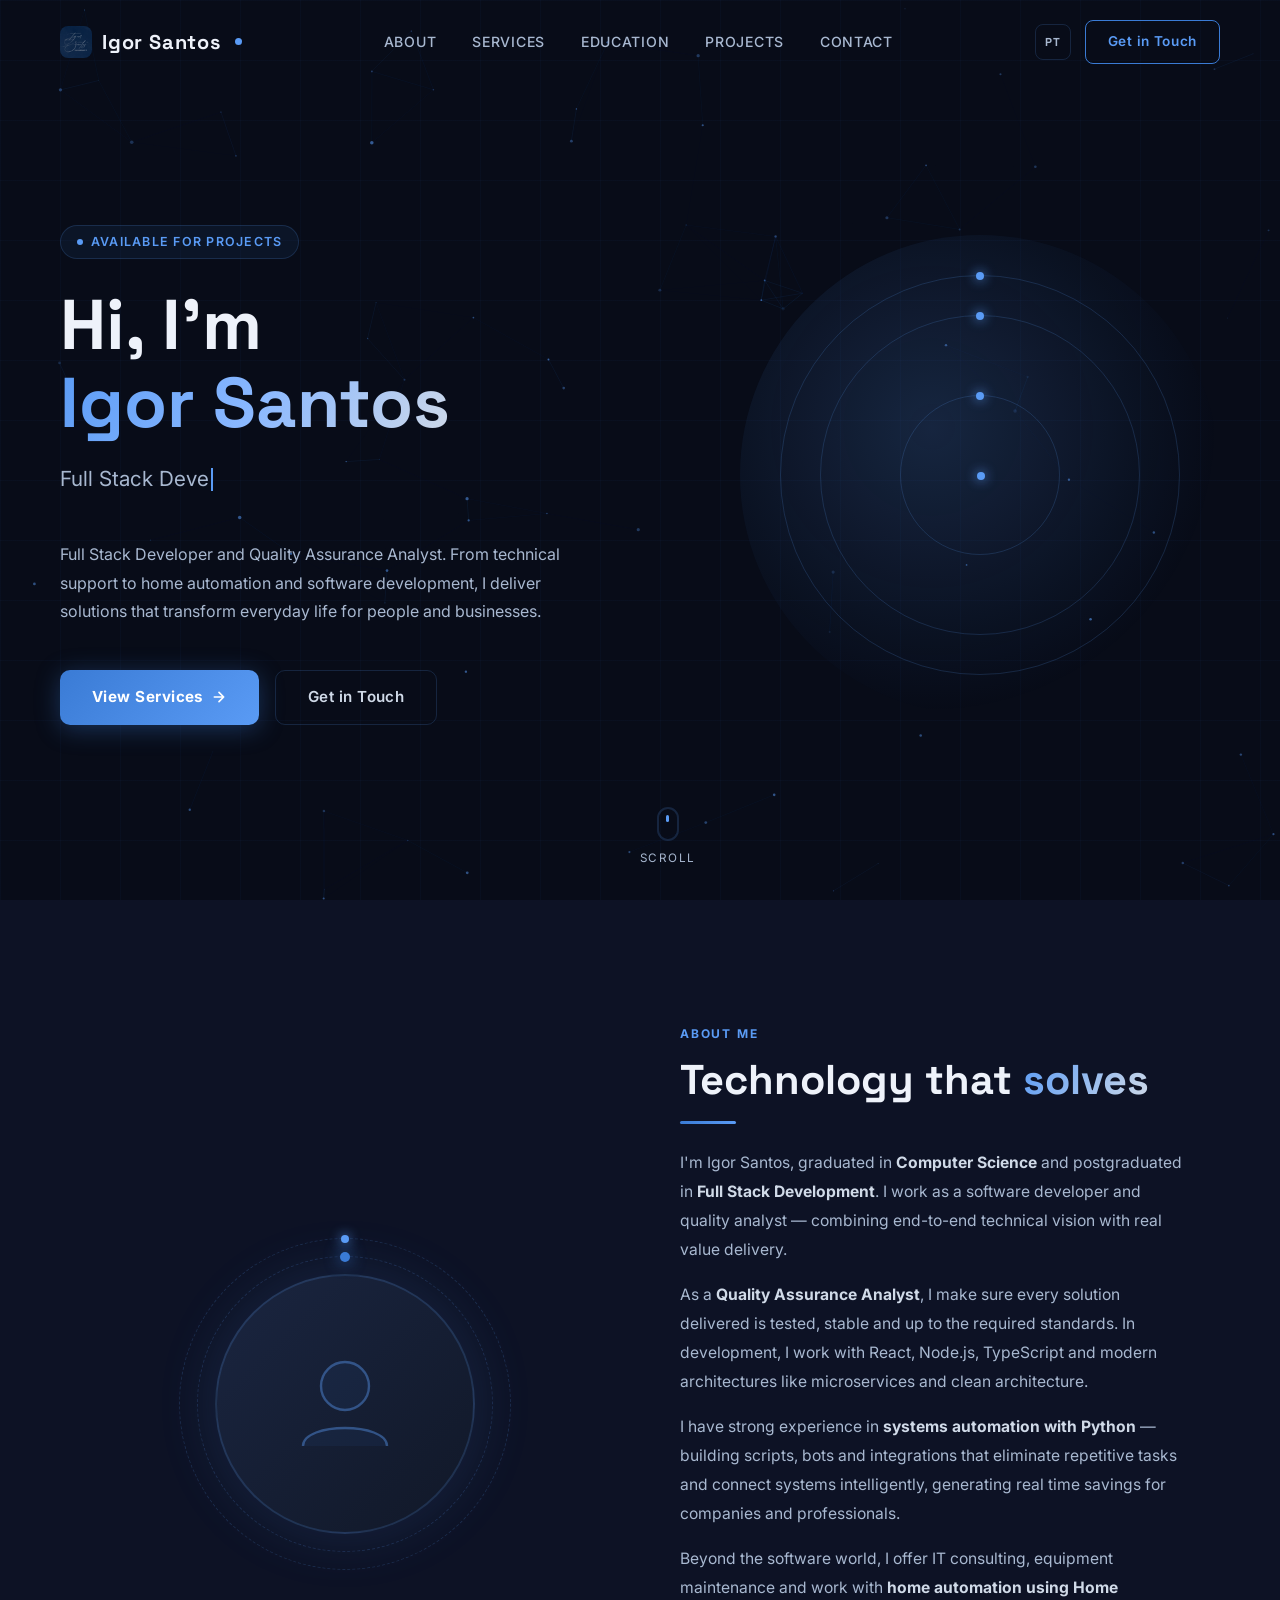
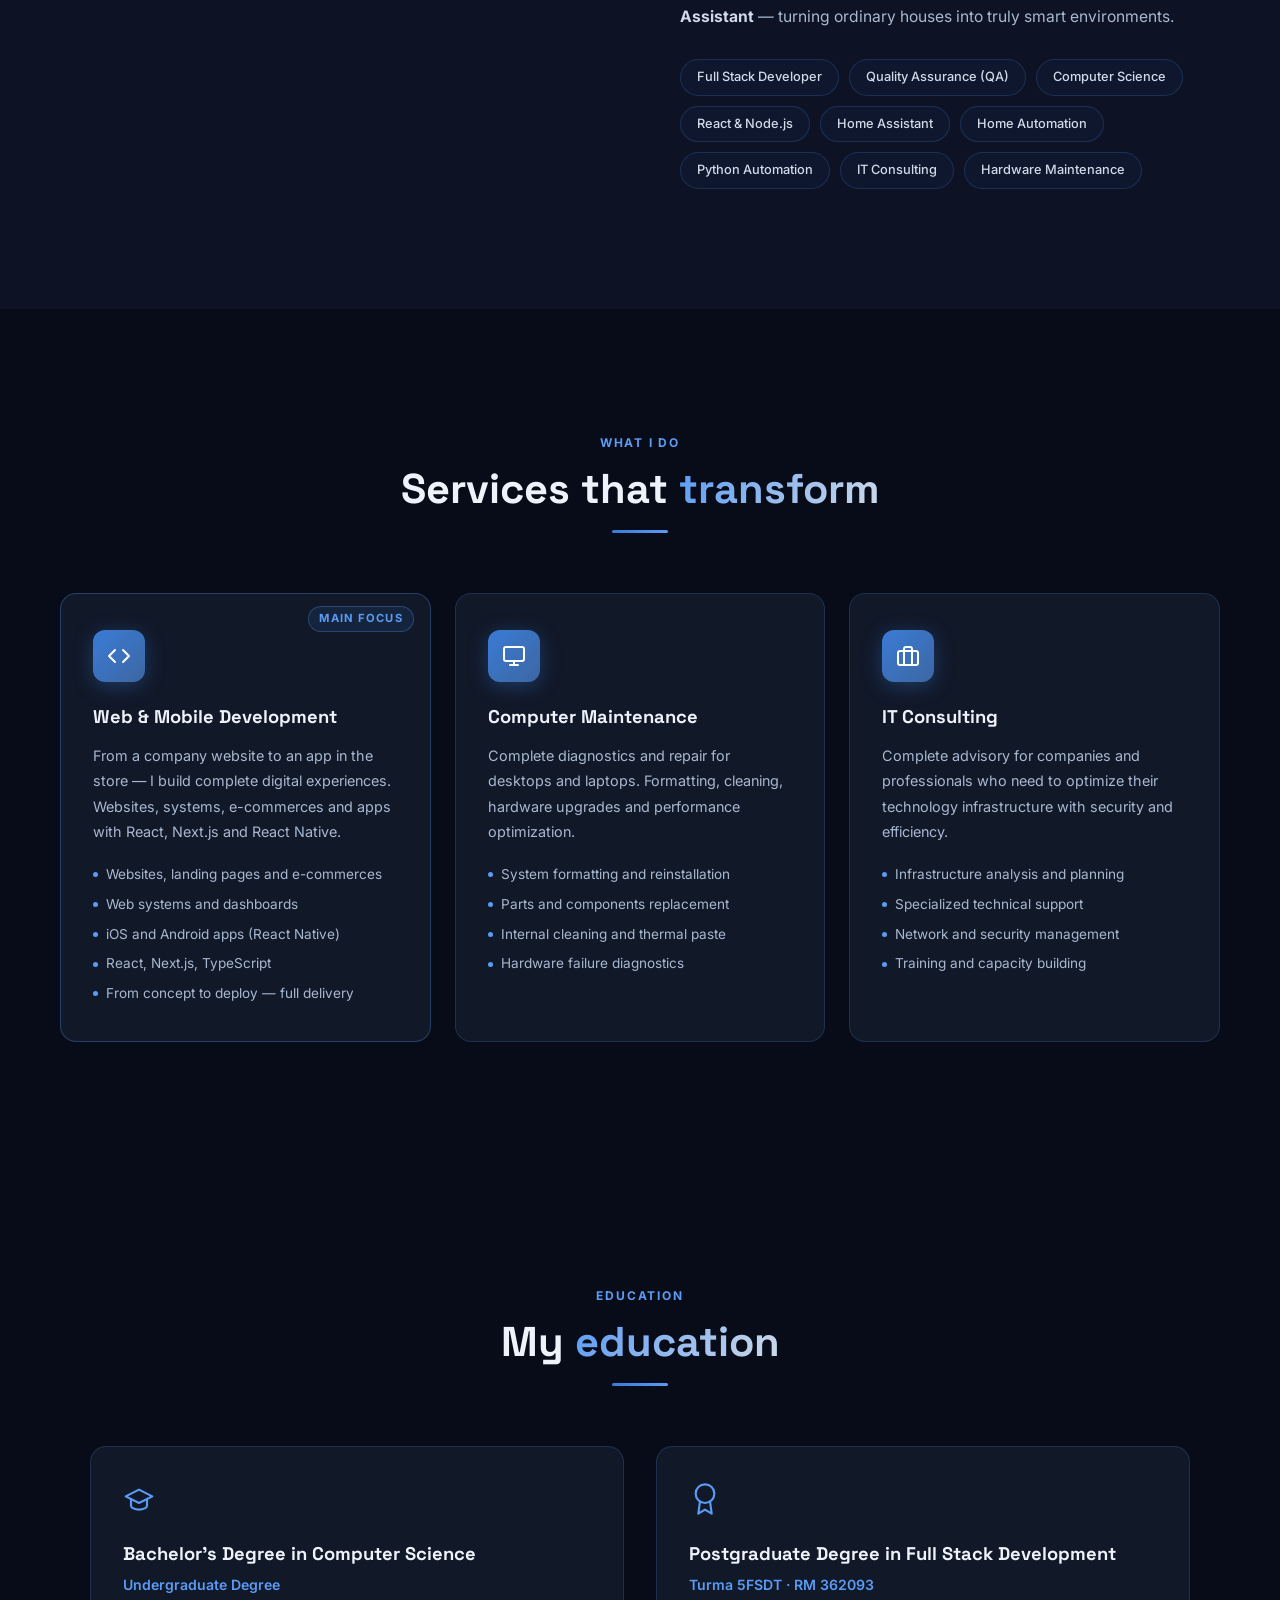
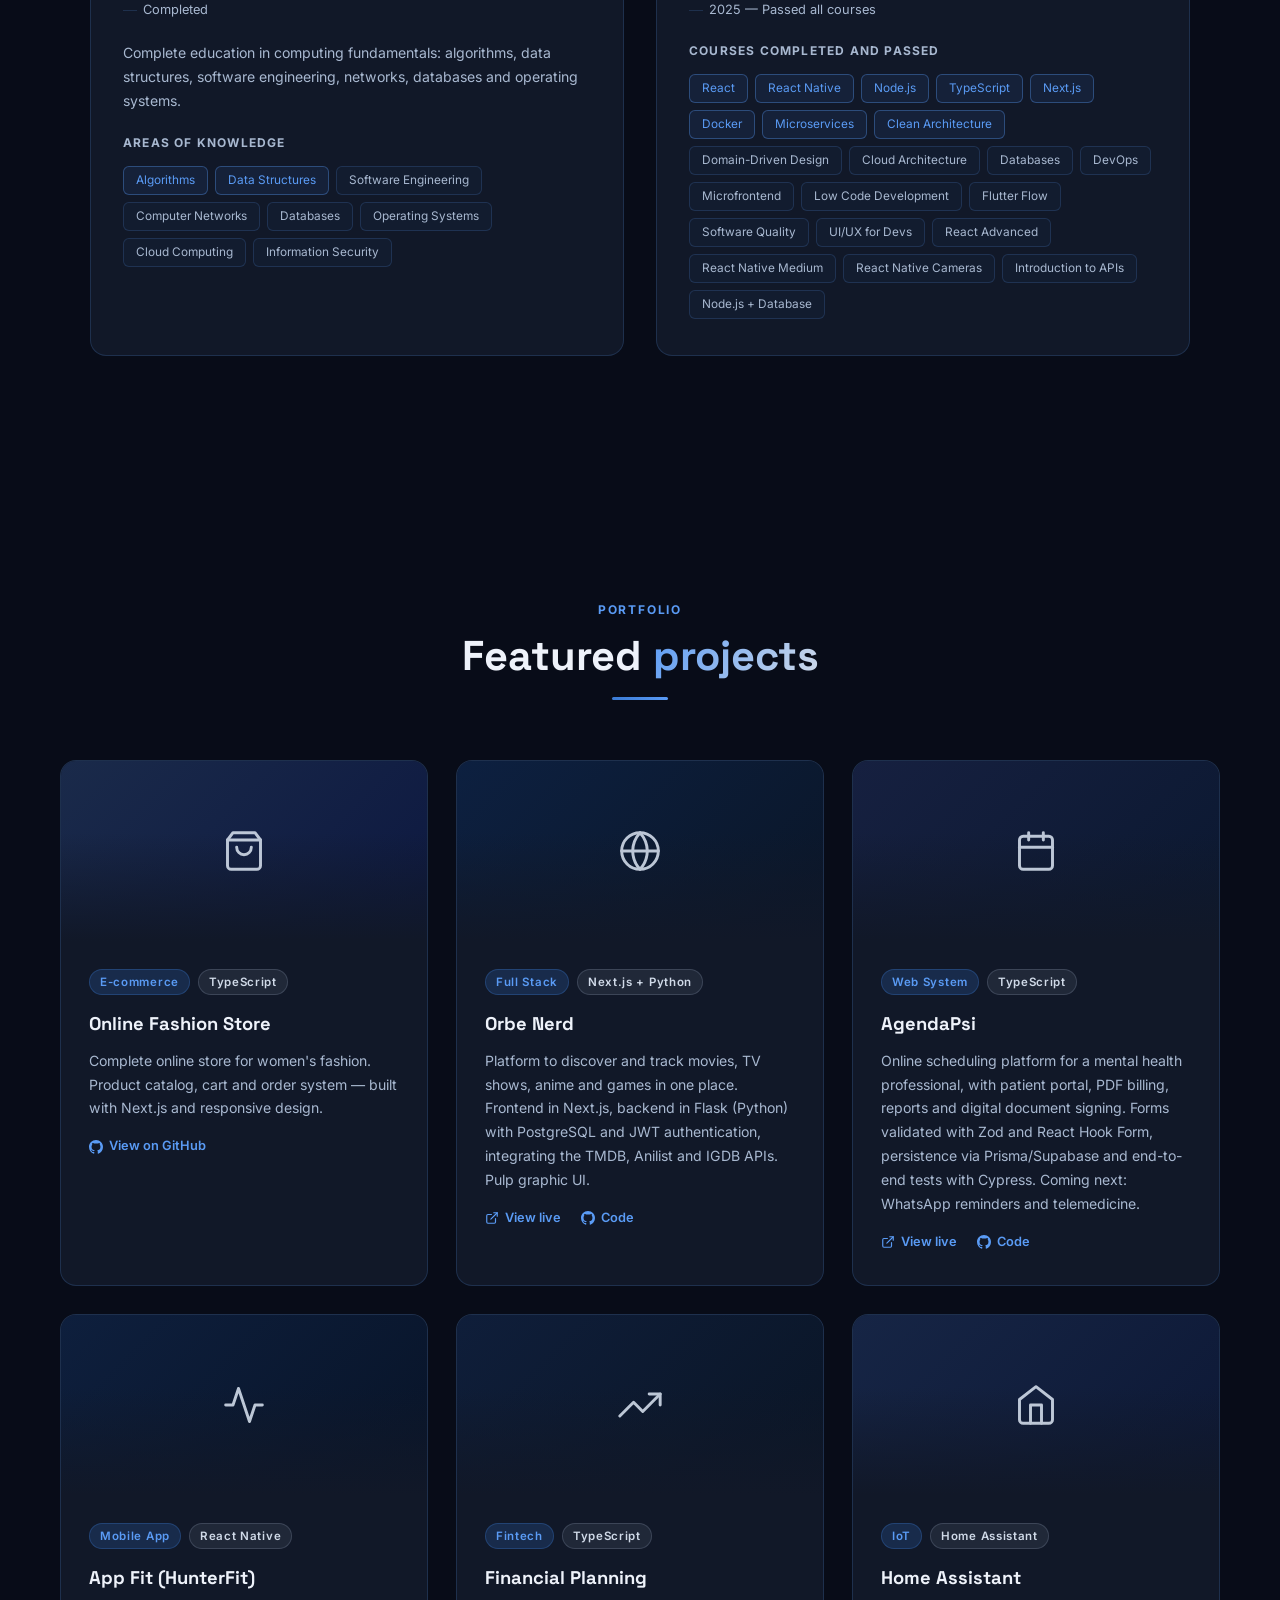
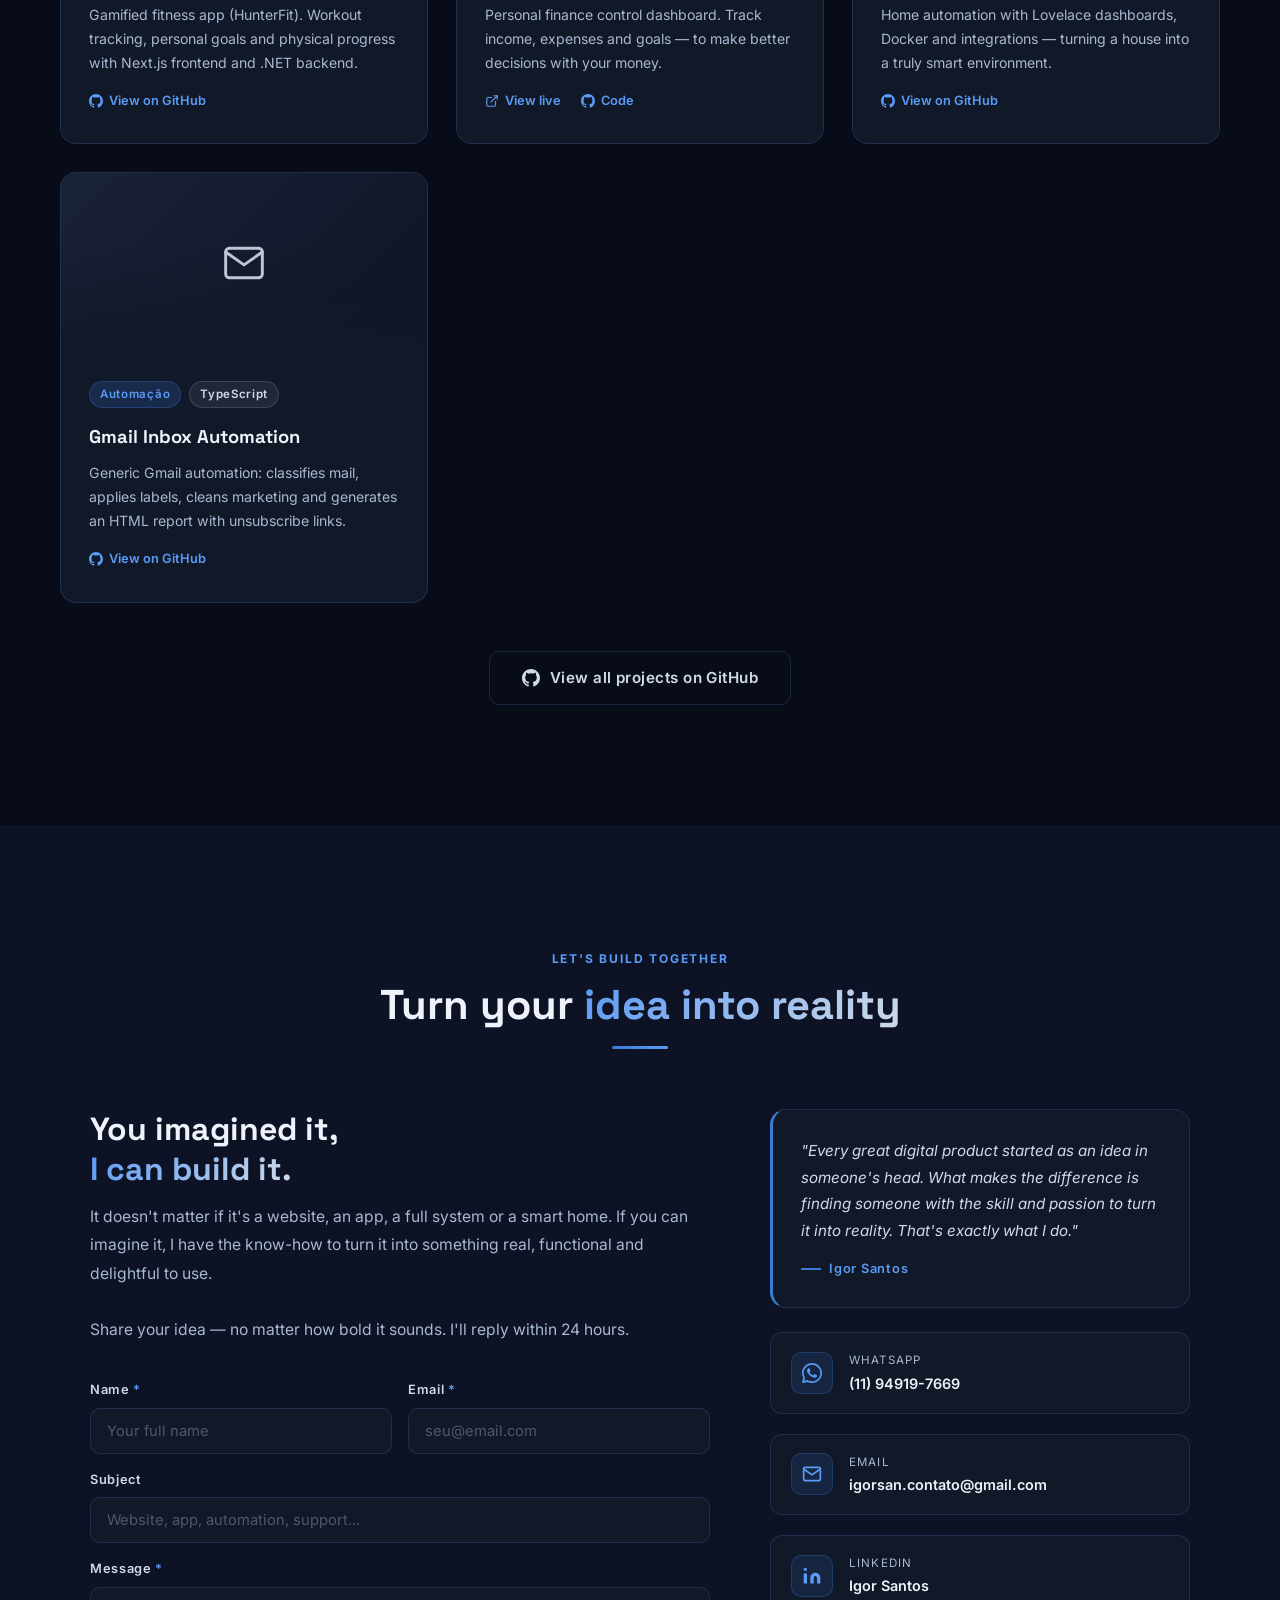
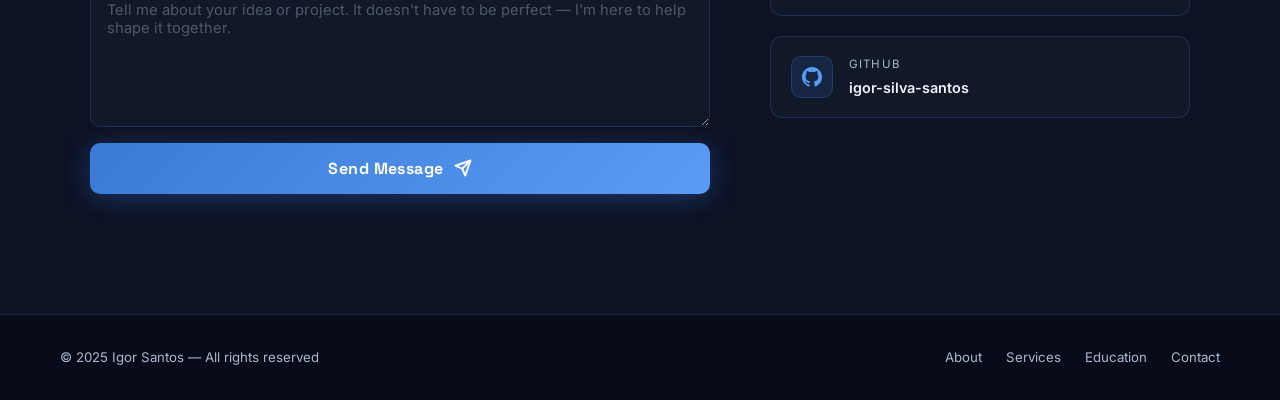
<file: index.html>
<!DOCTYPE html>
<html lang="pt-BR">
<head>
  <meta charset="UTF-8" />
  <meta name="viewport" content="width=device-width, initial-scale=1.0" />
  <title>Igor Santos | Desenvolvedor Full Stack & Automação</title>
  <link rel="icon" type="image/png" href="Igor - 48x48.png" />
  <link rel="preconnect" href="https://fonts.googleapis.com" />
  <link href="https://fonts.googleapis.com/css2?family=Inter:wght@300;400;500;600;700;800&family=Space+Grotesk:wght@400;500;600;700&display=swap" rel="stylesheet" />
  <link rel="stylesheet" href="css/base.css" />
  <link rel="stylesheet" href="css/nav.css" />
  <link rel="stylesheet" href="css/hero.css" />
  <link rel="stylesheet" href="css/about.css" />
  <link rel="stylesheet" href="css/services.css" />
  <link rel="stylesheet" href="css/education.css" />
  <link rel="stylesheet" href="css/projects.css" />
  <link rel="stylesheet" href="css/contact.css" />
  <link rel="stylesheet" href="css/footer.css" />
  <link rel="stylesheet" href="css/responsive.css" />
</head>
<body>
  <!-- Background layers -->
  <div class="grid-overlay"></div>
  <canvas id="canvas-bg"></canvas>

  <!-- NAV -->
  <nav id="navbar">
    <a href="#hero" class="nav-logo">
      <img src="Igor - 48x48.png" alt="Igor Santos" style="width:32px;height:32px;border-radius:8px;object-fit:cover;" />
      Igor Santos
      <div class="nav-dot"></div>
    </a>
    <ul class="nav-links">
      <li><a href="#sobre" data-i18n="nav.about">Sobre</a></li>
      <li><a href="#servicos" data-i18n="nav.services">Serviços</a></li>
      <li><a href="#formacao" data-i18n="nav.education">Formação</a></li>
      <li><a href="#projetos" data-i18n="nav.projects">Projetos</a></li>
      <li><a href="#contato" data-i18n="nav.contact">Contato</a></li>
    </ul>
    <div class="nav-actions">
      <button type="button" id="lang-toggle" class="lang-toggle" aria-label="Switch language / Mudar idioma">EN</button>
      <a href="#contato" class="btn-nav" data-i18n="nav.cta">Fale Comigo</a>
    </div>
  </nav>

  <!-- HERO -->
  <section id="hero">
    <div class="hero-inner">
      <div class="hero-content">
        <div class="hero-badge">
          <div class="badge-dot"></div>
          <span data-i18n="hero.badge">Disponível para projetos</span>
        </div>
        <h1 class="hero-title" data-i18n-html="hero.title">
          Olá, sou<br>
          <span class="name-highlight">Igor Santos</span>
        </h1>
        <div class="hero-typing">
          <span id="typing-text"></span><span class="cursor"></span>
        </div>
        <p class="hero-desc" data-i18n="hero.desc">
          Desenvolvedor Full Stack e Analista de Qualidade. Do suporte técnico à automação residencial e desenvolvimento de software, entrego soluções que transformam o cotidiano de pessoas e empresas.
        </p>
        <div class="hero-actions">
          <a href="#servicos" class="btn-primary">
            <span data-i18n="hero.btn.services">Ver Serviços</span>
            <svg width="16" height="16" viewBox="0 0 24 24" fill="none" stroke="currentColor" stroke-width="2.5" stroke-linecap="round" stroke-linejoin="round"><path d="M5 12h14M12 5l7 7-7 7"/></svg>
          </a>
          <a href="#contato" class="btn-secondary" data-i18n="hero.btn.contact">
            Entrar em Contato
          </a>
        </div>
      </div>

      <div class="hero-visual" title="psst...">
        <div class="hero-orb"></div>
        <div class="hero-ring ring1"></div>
        <div class="hero-ring ring2"></div>
        <div class="hero-ring ring3"></div>
        <div class="hero-ring ring4"></div>
      </div>
    </div>

    <div class="scroll-indicator">
      <div class="scroll-mouse"></div>
      Scroll
    </div>
  </section>

  <!-- SOBRE -->
  <section id="sobre">
    <div class="about-grid">
      <div class="about-avatar-wrap reveal-left">
        <div class="about-avatar">
          <div class="about-avatar-ring"></div>
          <div class="about-avatar-ring2"></div>
          <svg viewBox="0 0 100 100" fill="none" xmlns="http://www.w3.org/2000/svg">
            <circle cx="50" cy="35" r="20" stroke="rgba(90,155,245,0.6)" stroke-width="2" fill="rgba(58,123,213,0.1)"/>
            <path d="M15 85 C15 65 85 65 85 85" stroke="rgba(90,155,245,0.6)" stroke-width="2" fill="rgba(58,123,213,0.1)"/>
          </svg>
        </div>
      </div>

      <div class="about-text reveal-right">
        <div class="section-header">
          <div class="section-tag" data-i18n="about.tag">Sobre mim</div>
          <h2 class="section-title" data-i18n-html="about.title">Tecnologia que <span class="accent">resolve</span></h2>
          <div class="section-line"></div>
        </div>
        <p data-i18n-html="about.p1">
          Sou Igor Santos, graduado em <strong style="color:var(--silver-lt)">Ciências da Computação</strong> e pós-graduado em <strong style="color:var(--silver-lt)">Desenvolvimento Full Stack</strong>. Atuo como desenvolvedor e analista de qualidade de software — unindo visão técnica de ponta a ponta com entrega de valor real.
        </p>
        <p data-i18n-html="about.p2">
          Como <strong style="color:var(--silver-lt)">Analista de Qualidade</strong>, garanto que cada solução entregue seja testada, estável e dentro dos padrões exigidos. No desenvolvimento, trabalho com React, Node.js, TypeScript e arquiteturas modernas como microsserviços e clean architecture.
        </p>
        <p data-i18n-html="about.p3">
          Tenho forte atuação em <strong style="color:var(--silver-lt)">automação de sistemas com Python</strong> — criando scripts, bots e integrações que eliminam tarefas repetitivas e conectam sistemas de forma inteligente, gerando economia de tempo real para empresas e profissionais.
        </p>
        <p data-i18n-html="about.p4">
          Além do mundo do software, ofereço consultoria de TI, manutenção de equipamentos e trabalho com <strong style="color:var(--silver-lt)">automação residencial com Home Assistant</strong> — transformando casas comuns em ambientes verdadeiramente inteligentes.
        </p>
        <div class="about-tags">
          <span class="tag" data-i18n="about.tag1">Desenvolvedor Full Stack</span>
          <span class="tag" data-i18n="about.tag2">Analista de Qualidade (QA)</span>
          <span class="tag" data-i18n="about.tag3">Ciências da Computação</span>
          <span class="tag">React & Node.js</span>
          <span class="tag">Home Assistant</span>
          <span class="tag" data-i18n="about.tag4">Automação Residencial</span>
          <span class="tag" data-i18n="about.tag5">Automação com Python</span>
          <span class="tag" data-i18n="about.tag6">Consultoria em TI</span>
          <span class="tag" data-i18n="about.tag7">Manutenção de Hardware</span>
        </div>
      </div>
    </div>
  </section>

  <!-- SERVICES -->
  <section id="servicos">
    <div class="section-header reveal">
      <div class="section-tag" data-i18n="services.tag">O que faço</div>
      <h2 class="section-title" data-i18n-html="services.title">Serviços que <span class="accent">transformam</span></h2>
      <div class="section-line"></div>
    </div>

    <div class="services-grid">
      <div class="service-card reveal" style="border-color:rgba(90,155,245,.3); position:relative; overflow:hidden;">
        <div style="position:absolute;top:12px;right:16px;font-size:.7rem;font-weight:700;letter-spacing:.1em;text-transform:uppercase;color:var(--blue-light);background:rgba(58,123,213,.12);border:1px solid rgba(90,155,245,.3);padding:3px 10px;border-radius:100px;" data-i18n="services.badge">Principal foco</div>
        <div class="service-icon">
          <svg width="24" height="24" viewBox="0 0 24 24" fill="none" stroke="currentColor" stroke-width="2" stroke-linecap="round" stroke-linejoin="round"><polyline points="16 18 22 12 16 6"/><polyline points="8 6 2 12 8 18"/></svg>
        </div>
        <div class="service-title" data-i18n="services.s1.title">Desenvolvimento Web & Mobile</div>
        <div class="service-desc" data-i18n="services.s1.desc">Do site institucional ao app na loja — crio experiências digitais completas. Sites, sistemas, e-commerces e aplicativos com React, Next.js e React Native.</div>
        <ul class="service-list">
          <li data-i18n="services.s1.li1">Sites, landing pages e e-commerces</li>
          <li data-i18n="services.s1.li2">Sistemas e dashboards web</li>
          <li data-i18n="services.s1.li3">Apps iOS e Android (React Native)</li>
          <li>React, Next.js, TypeScript</li>
          <li data-i18n="services.s1.li5">Do conceito ao deploy — entrega completa</li>
        </ul>
      </div>

      <div class="service-card reveal">
        <div class="service-icon">
          <svg width="24" height="24" viewBox="0 0 24 24" fill="none" stroke="currentColor" stroke-width="2" stroke-linecap="round" stroke-linejoin="round"><rect x="2" y="3" width="20" height="14" rx="2"/><line x1="8" y1="21" x2="16" y2="21"/><line x1="12" y1="17" x2="12" y2="21"/></svg>
        </div>
        <div class="service-title" data-i18n="services.s2.title">Manutenção de Computadores</div>
        <div class="service-desc" data-i18n="services.s2.desc">Diagnóstico e reparo completo de desktops e notebooks. Formatação, limpeza, upgrade de hardware e otimização de desempenho.</div>
        <ul class="service-list">
          <li data-i18n="services.s2.li1">Formatação e reinstalação de sistema</li>
          <li data-i18n="services.s2.li2">Troca de peças e componentes</li>
          <li data-i18n="services.s2.li3">Limpeza interna e pasta térmica</li>
          <li data-i18n="services.s2.li4">Diagnóstico de falhas de hardware</li>
        </ul>
      </div>

      <div class="service-card reveal">
        <div class="service-icon">
          <svg width="24" height="24" viewBox="0 0 24 24" fill="none" stroke="currentColor" stroke-width="2" stroke-linecap="round" stroke-linejoin="round"><rect x="2" y="7" width="20" height="14" rx="2"/><path d="M16 21V5a2 2 0 0 0-2-2h-4a2 2 0 0 0-2 2v16"/></svg>
        </div>
        <div class="service-title" data-i18n="services.s3.title">Consultoria em TI</div>
        <div class="service-desc" data-i18n="services.s3.desc">Assessoria completa para empresas e profissionais que precisam otimizar sua infraestrutura tecnológica com segurança e eficiência.</div>
        <ul class="service-list">
          <li data-i18n="services.s3.li1">Análise e planejamento de infraestrutura</li>
          <li data-i18n="services.s3.li2">Suporte técnico especializado</li>
          <li data-i18n="services.s3.li3">Gestão de redes e segurança</li>
          <li data-i18n="services.s3.li4">Treinamento e capacitação</li>
        </ul>
      </div>
    </div>
  </section>
  <!-- FORMAÇÃO -->
  <section id="formacao">
    <div class="section-header reveal">
      <div class="section-tag" data-i18n="edu.tag">Educação</div>
      <h2 class="section-title" data-i18n-html="edu.title">Minha <span class="accent">formação</span></h2>
      <div class="section-line"></div>
    </div>

    <div class="edu-grid">
      <div class="edu-card reveal">
        <div class="edu-icon">
          <svg width="32" height="32" viewBox="0 0 24 24" fill="none" stroke="currentColor" stroke-width="1.6" stroke-linecap="round" stroke-linejoin="round"><path d="M22 10L12 5 2 10l10 5 10-5z"/><path d="M6 12v5c0 1.5 2.7 3 6 3s6-1.5 6-3v-5"/></svg>
        </div>
        <div class="edu-degree" data-i18n="edu.e1.degree">Bacharelado em Ciências da Computação</div>
        <div class="edu-institution" data-i18n="edu.e1.institution">Graduação — Ensino Superior</div>
        <div class="edu-year" data-i18n="edu.e1.year">Concluído</div>
        <p style="font-size:.88rem;color:var(--silver);line-height:1.7;margin-bottom:20px;" data-i18n="edu.e1.desc">
          Formação completa em fundamentos da computação: algoritmos, estrutura de dados, engenharia de software, redes, banco de dados e sistemas operacionais.
        </p>
        <div class="subjects-title" data-i18n="edu.e1.subjectsTitle">Áreas de conhecimento</div>
        <div class="subjects-grid">
          <span class="subject-chip highlight" data-i18n="edu.e1.sub1">Algoritmos</span>
          <span class="subject-chip highlight" data-i18n="edu.e1.sub2">Estrutura de Dados</span>
          <span class="subject-chip" data-i18n="edu.e1.sub3">Engenharia de Software</span>
          <span class="subject-chip" data-i18n="edu.e1.sub4">Redes de Computadores</span>
          <span class="subject-chip" data-i18n="edu.e1.sub5">Banco de Dados</span>
          <span class="subject-chip" data-i18n="edu.e1.sub6">Sistemas Operacionais</span>
          <span class="subject-chip" data-i18n="edu.e1.sub7">Computação em Nuvem</span>
          <span class="subject-chip" data-i18n="edu.e1.sub8">Segurança da Informação</span>
        </div>
      </div>

      <div class="edu-card reveal">
        <div class="edu-icon">
          <svg width="32" height="32" viewBox="0 0 24 24" fill="none" stroke="currentColor" stroke-width="1.6" stroke-linecap="round" stroke-linejoin="round"><circle cx="12" cy="8" r="7"/><polyline points="8.21 13.89 7 23 12 20 17 23 15.79 13.88"/></svg>
        </div>
        <div class="edu-degree" data-i18n="edu.e2.degree">Pós-Graduação em Full Stack Development</div>
        <div class="edu-institution">Turma 5FSDT · RM 362093</div>
        <div class="edu-year" data-i18n="edu.e2.year">2025 — Aprovado em todas as disciplinas</div>
        <div class="subjects-title" data-i18n="edu.e2.subjectsTitle">Disciplinas cursadas e aprovadas</div>
        <div class="subjects-grid">
          <span class="subject-chip highlight">React</span>
          <span class="subject-chip highlight">React Native</span>
          <span class="subject-chip highlight">Node.js</span>
          <span class="subject-chip highlight">TypeScript</span>
          <span class="subject-chip highlight">Next.js</span>
          <span class="subject-chip highlight">Docker</span>
          <span class="subject-chip highlight" data-i18n="edu.e2.sub7">Microsserviços</span>
          <span class="subject-chip highlight">Clean Architecture</span>
          <span class="subject-chip">Domain-Driven Design</span>
          <span class="subject-chip" data-i18n="edu.e2.sub10">Arquitetura Cloud</span>
          <span class="subject-chip" data-i18n="edu.e2.sub11">Banco de Dados</span>
          <span class="subject-chip">DevOps</span>
          <span class="subject-chip">Microfrontend</span>
          <span class="subject-chip">Low Code Development</span>
          <span class="subject-chip">Flutter Flow</span>
          <span class="subject-chip" data-i18n="edu.e2.sub16">Qualidade de Software</span>
          <span class="subject-chip" data-i18n="edu.e2.sub17">UI/UX para Dev</span>
          <span class="subject-chip">React Advanced</span>
          <span class="subject-chip">React Native Medium</span>
          <span class="subject-chip" data-i18n="edu.e2.sub20">React Native Câmeras</span>
          <span class="subject-chip" data-i18n="edu.e2.sub21">Introdução a APIs</span>
          <span class="subject-chip" data-i18n="edu.e2.sub22">Node.js + Banco</span>
        </div>
      </div>
    </div>
  </section>

  <!-- PROJETOS -->
  <section id="projetos">
    <div class="section-header reveal">
      <div class="section-tag" data-i18n="projects.tag">Portfólio</div>
      <h2 class="section-title" data-i18n-html="projects.title">Projetos em <span class="accent">destaque</span></h2>
      <div class="section-line"></div>
    </div>

    <div class="projects-grid">

      <div class="project-card reveal">
        <div class="project-thumb" style="background:linear-gradient(135deg,#1a2a4a,#0d1840);">
          <svg width="44" height="44" viewBox="0 0 24 24" fill="none" stroke="currentColor" stroke-width="1.6" stroke-linecap="round" stroke-linejoin="round"><path d="M6 2L3 6v14a2 2 0 0 0 2 2h14a2 2 0 0 0 2-2V6l-3-4z"/><line x1="3" y1="6" x2="21" y2="6"/><path d="M16 10a4 4 0 0 1-8 0"/></svg>
        </div>
        <div class="project-body">
          <div class="project-badges">
            <span class="project-badge badge-blue">E-commerce</span>
            <span class="project-badge badge-silver">TypeScript</span>
          </div>
          <div class="project-title" data-i18n="projects.p1.title">Loja de Moda Online</div>
          <div class="project-desc" data-i18n="projects.p1.desc">Loja virtual completa para moda feminina. Catálogo de produtos, carrinho e sistema de pedidos — desenvolvida com Next.js e design responsivo.</div>
          <a href="https://github.com/igor-silva-santos/loja-moda-online" target="_blank" class="project-link">
            <svg width="14" height="14" viewBox="0 0 24 24" fill="currentColor"><path d="M12 0C5.374 0 0 5.373 0 12c0 5.302 3.438 9.8 8.207 11.387.599.111.793-.261.793-.577v-2.234c-3.338.726-4.033-1.416-4.033-1.416-.546-1.387-1.333-1.756-1.333-1.756-1.089-.745.083-.729.083-.729 1.205.084 1.839 1.237 1.839 1.237 1.07 1.834 2.807 1.304 3.492.997.107-.775.418-1.305.762-1.604-2.665-.305-5.467-1.334-5.467-5.931 0-1.311.469-2.381 1.236-3.221-.124-.303-.535-1.524.117-3.176 0 0 1.008-.322 3.301 1.23A11.509 11.509 0 0 1 12 5.803c1.02.005 2.047.138 3.006.404 2.291-1.552 3.297-1.23 3.297-1.23.653 1.653.242 2.874.118 3.176.77.84 1.235 1.911 1.235 3.221 0 4.609-2.807 5.624-5.479 5.921.43.372.823 1.102.823 2.222v3.293c0 .319.192.694.801.576C20.566 21.797 24 17.3 24 12c0-6.627-5.373-12-12-12z"/></svg>
            <span data-i18n="link.viewGithub">Ver no GitHub</span>
          </a>
        </div>
      </div>

      <div class="project-card reveal">
        <div class="project-thumb" style="background:linear-gradient(135deg,#0d2040,#0a1628);">
          <svg width="44" height="44" viewBox="0 0 24 24" fill="none" stroke="currentColor" stroke-width="1.6" stroke-linecap="round" stroke-linejoin="round"><circle cx="12" cy="12" r="10"/><line x1="2" y1="12" x2="22" y2="12"/><path d="M12 2a15.3 15.3 0 0 1 4 10 15.3 15.3 0 0 1-4 10 15.3 15.3 0 0 1-4-10 15.3 15.3 0 0 1 4-10z"/></svg>
        </div>
        <div class="project-body">
          <div class="project-badges">
            <span class="project-badge badge-blue">Full Stack</span>
            <span class="project-badge badge-silver">Next.js + Python</span>
          </div>
          <div class="project-title" data-i18n="projects.p2.title">Orbe Nerd</div>
          <div class="project-desc" data-i18n="projects.p2.desc">Plataforma para descobrir e acompanhar filmes, séries, animes e games num só lugar. Frontend em Next.js, backend em Flask (Python) com PostgreSQL e autenticação JWT, integrando as APIs do TMDB, Anilist e IGDB. UI Pulp Gráfico.</div>
          <a href="https://orbe-seven.vercel.app" target="_blank" class="project-link">
            <svg width="14" height="14" viewBox="0 0 24 24" fill="none" stroke="currentColor" stroke-width="2" stroke-linecap="round" stroke-linejoin="round"><path d="M18 13v6a2 2 0 0 1-2 2H5a2 2 0 0 1-2-2V8a2 2 0 0 1 2-2h6"/><polyline points="15 3 21 3 21 9"/><line x1="10" y1="14" x2="21" y2="3"/></svg>
            <span data-i18n="link.viewLive">Ver ao vivo</span>
          </a>
          <a href="https://github.com/igor-silva-santos/orbe" target="_blank" class="project-link" style="margin-left:16px;">
            <svg width="14" height="14" viewBox="0 0 24 24" fill="currentColor"><path d="M12 0C5.374 0 0 5.373 0 12c0 5.302 3.438 9.8 8.207 11.387.599.111.793-.261.793-.577v-2.234c-3.338.726-4.033-1.416-4.033-1.416-.546-1.387-1.333-1.756-1.333-1.756-1.089-.745.083-.729.083-.729 1.205.084 1.839 1.237 1.839 1.237 1.07 1.834 2.807 1.304 3.492.997.107-.775.418-1.305.762-1.604-2.665-.305-5.467-1.334-5.467-5.931 0-1.311.469-2.381 1.236-3.221-.124-.303-.535-1.524.117-3.176 0 0 1.008-.322 3.301 1.23A11.509 11.509 0 0 1 12 5.803c1.02.005 2.047.138 3.006.404 2.291-1.552 3.297-1.23 3.297-1.23.653 1.653.242 2.874.118 3.176.77.84 1.235 1.911 1.235 3.221 0 4.609-2.807 5.624-5.479 5.921.43.372.823 1.102.823 2.222v3.293c0 .319.192.694.801.576C20.566 21.797 24 17.3 24 12c0-6.627-5.373-12-12-12z"/></svg>
            <span data-i18n="link.code">Código</span>
          </a>
        </div>
      </div>

      <div class="project-card reveal">
        <div class="project-thumb" style="background:linear-gradient(135deg,#162040,#0b1830);">
          <svg width="44" height="44" viewBox="0 0 24 24" fill="none" stroke="currentColor" stroke-width="1.6" stroke-linecap="round" stroke-linejoin="round"><rect x="3" y="4" width="18" height="18" rx="2"/><line x1="16" y1="2" x2="16" y2="6"/><line x1="8" y1="2" x2="8" y2="6"/><line x1="3" y1="10" x2="21" y2="10"/></svg>
        </div>
        <div class="project-body">
          <div class="project-badges">
            <span class="project-badge badge-blue" data-i18n="projects.p3.badge">Sistema Web</span>
            <span class="project-badge badge-silver">TypeScript</span>
          </div>
          <div class="project-title" data-i18n="projects.p3.title">AgendaPsi</div>
          <div class="project-desc" data-i18n="projects.p3.desc">Plataforma de agendamento online para profissional de saúde mental, com portal do paciente, faturamento com PDF, relatórios e assinatura digital de documentos. Formulários validados com Zod e React Hook Form, persistência via Prisma/Supabase e testes end-to-end com Cypress. Em evolução: lembretes por WhatsApp e telemedicina.</div>
          <a href="https://jandira-frederick.vercel.app" target="_blank" class="project-link">
            <svg width="14" height="14" viewBox="0 0 24 24" fill="none" stroke="currentColor" stroke-width="2" stroke-linecap="round" stroke-linejoin="round"><path d="M18 13v6a2 2 0 0 1-2 2H5a2 2 0 0 1-2-2V8a2 2 0 0 1 2-2h6"/><polyline points="15 3 21 3 21 9"/><line x1="10" y1="14" x2="21" y2="3"/></svg>
            <span data-i18n="link.viewLive">Ver ao vivo</span>
          </a>
          <a href="https://github.com/igor-silva-santos/agenda-psi" target="_blank" class="project-link" style="margin-left:16px;">
            <svg width="14" height="14" viewBox="0 0 24 24" fill="currentColor"><path d="M12 0C5.374 0 0 5.373 0 12c0 5.302 3.438 9.8 8.207 11.387.599.111.793-.261.793-.577v-2.234c-3.338.726-4.033-1.416-4.033-1.416-.546-1.387-1.333-1.756-1.333-1.756-1.089-.745.083-.729.083-.729 1.205.084 1.839 1.237 1.839 1.237 1.07 1.834 2.807 1.304 3.492.997.107-.775.418-1.305.762-1.604-2.665-.305-5.467-1.334-5.467-5.931 0-1.311.469-2.381 1.236-3.221-.124-.303-.535-1.524.117-3.176 0 0 1.008-.322 3.301 1.23A11.509 11.509 0 0 1 12 5.803c1.02.005 2.047.138 3.006.404 2.291-1.552 3.297-1.23 3.297-1.23.653 1.653.242 2.874.118 3.176.77.84 1.235 1.911 1.235 3.221 0 4.609-2.807 5.624-5.479 5.921.43.372.823 1.102.823 2.222v3.293c0 .319.192.694.801.576C20.566 21.797 24 17.3 24 12c0-6.627-5.373-12-12-12z"/></svg>
            <span data-i18n="link.code">Código</span>
          </a>
        </div>
      </div>

      <div class="project-card reveal">
        <div class="project-thumb" style="background:linear-gradient(135deg,#0e1f3d,#081428);">
          <svg width="44" height="44" viewBox="0 0 24 24" fill="none" stroke="currentColor" stroke-width="1.6" stroke-linecap="round" stroke-linejoin="round"><polyline points="22 12 18 12 15 21 9 3 6 12 2 12"/></svg>
        </div>
        <div class="project-body">
          <div class="project-badges">
            <span class="project-badge badge-blue">Mobile App</span>
            <span class="project-badge badge-silver">React Native</span>
          </div>
          <div class="project-title" data-i18n="projects.p4.title">App Fit (HunterFit)</div>
          <div class="project-desc" data-i18n="projects.p4.desc">Aplicativo de fitness gamificado (HunterFit). Acompanhamento de treinos, metas pessoais e evolução física com frontend Next.js e backend .NET.</div>
          <a href="https://github.com/igor-silva-santos/app-fit" target="_blank" class="project-link">
            <svg width="14" height="14" viewBox="0 0 24 24" fill="currentColor"><path d="M12 0C5.374 0 0 5.373 0 12c0 5.302 3.438 9.8 8.207 11.387.599.111.793-.261.793-.577v-2.234c-3.338.726-4.033-1.416-4.033-1.416-.546-1.387-1.333-1.756-1.333-1.756-1.089-.745.083-.729.083-.729 1.205.084 1.839 1.237 1.839 1.237 1.07 1.834 2.807 1.304 3.492.997.107-.775.418-1.305.762-1.604-2.665-.305-5.467-1.334-5.467-5.931 0-1.311.469-2.381 1.236-3.221-.124-.303-.535-1.524.117-3.176 0 0 1.008-.322 3.301 1.23A11.509 11.509 0 0 1 12 5.803c1.02.005 2.047.138 3.006.404 2.291-1.552 3.297-1.23 3.297-1.23.653 1.653.242 2.874.118 3.176.77.84 1.235 1.911 1.235 3.221 0 4.609-2.807 5.624-5.479 5.921.43.372.823 1.102.823 2.222v3.293c0 .319.192.694.801.576C20.566 21.797 24 17.3 24 12c0-6.627-5.373-12-12-12z"/></svg>
            <span data-i18n="link.viewGithub">Ver no GitHub</span>
          </a>
        </div>
      </div>

      <div class="project-card reveal">
        <div class="project-thumb" style="background:linear-gradient(135deg,#0f1e3a,#0a1525);">
          <svg width="44" height="44" viewBox="0 0 24 24" fill="none" stroke="currentColor" stroke-width="1.6" stroke-linecap="round" stroke-linejoin="round"><polyline points="23 6 13.5 15.5 8.5 10.5 1 18"/><polyline points="17 6 23 6 23 12"/></svg>
        </div>
        <div class="project-body">
          <div class="project-badges">
            <span class="project-badge badge-blue">Fintech</span>
            <span class="project-badge badge-silver">TypeScript</span>
          </div>
          <div class="project-title" data-i18n="projects.p5.title">Planejamento Financeiro</div>
          <div class="project-desc" data-i18n="projects.p5.desc">Dashboard de controle financeiro pessoal. Acompanhamento de receitas, despesas e metas — para tomar melhores decisões com seu dinheiro.</div>
          <a href="https://planejamento-financeiro-eight.vercel.app" target="_blank" class="project-link">
            <svg width="14" height="14" viewBox="0 0 24 24" fill="none" stroke="currentColor" stroke-width="2" stroke-linecap="round" stroke-linejoin="round"><path d="M18 13v6a2 2 0 0 1-2 2H5a2 2 0 0 1-2-2V8a2 2 0 0 1 2-2h6"/><polyline points="15 3 21 3 21 9"/><line x1="10" y1="14" x2="21" y2="3"/></svg>
            <span data-i18n="link.viewLive">Ver ao vivo</span>
          </a>
          <a href="https://github.com/igor-silva-santos/planejamento-financeiro" target="_blank" class="project-link" style="margin-left:16px;">
            <svg width="14" height="14" viewBox="0 0 24 24" fill="currentColor"><path d="M12 0C5.374 0 0 5.373 0 12c0 5.302 3.438 9.8 8.207 11.387.599.111.793-.261.793-.577v-2.234c-3.338.726-4.033-1.416-4.033-1.416-.546-1.387-1.333-1.756-1.333-1.756-1.089-.745.083-.729.083-.729 1.205.084 1.839 1.237 1.839 1.237 1.07 1.834 2.807 1.304 3.492.997.107-.775.418-1.305.762-1.604-2.665-.305-5.467-1.334-5.467-5.931 0-1.311.469-2.381 1.236-3.221-.124-.303-.535-1.524.117-3.176 0 0 1.008-.322 3.301 1.23A11.509 11.509 0 0 1 12 5.803c1.02.005 2.047.138 3.006.404 2.291-1.552 3.297-1.23 3.297-1.23.653 1.653.242 2.874.118 3.176.77.84 1.235 1.911 1.235 3.221 0 4.609-2.807 5.624-5.479 5.921.43.372.823 1.102.823 2.222v3.293c0 .319.192.694.801.576C20.566 21.797 24 17.3 24 12c0-6.627-5.373-12-12-12z"/></svg>
            <span data-i18n="link.code">Código</span>
          </a>
        </div>
      </div>

      <div class="project-card reveal">
        <div class="project-thumb" style="background:linear-gradient(135deg,#162545,#0d1835);">
          <svg width="44" height="44" viewBox="0 0 24 24" fill="none" stroke="currentColor" stroke-width="1.6" stroke-linecap="round" stroke-linejoin="round"><path d="M3 9l9-7 9 7v11a2 2 0 0 1-2 2H5a2 2 0 0 1-2-2z"/><polyline points="9 22 9 12 15 12 15 22"/></svg>
        </div>
        <div class="project-body">
          <div class="project-badges">
            <span class="project-badge badge-blue">IoT</span>
            <span class="project-badge badge-silver">Home Assistant</span>
          </div>
          <div class="project-title" data-i18n="projects.p6.title">Home Assistant</div>
          <div class="project-desc" data-i18n="projects.p6.desc">Automação residencial com dashboards Lovelace, Docker e integrações — transformando a casa em um ambiente inteligente.</div>
          <a href="https://github.com/igor-silva-santos/home-assistant" target="_blank" class="project-link">
            <svg width="14" height="14" viewBox="0 0 24 24" fill="currentColor"><path d="M12 0C5.374 0 0 5.373 0 12c0 5.302 3.438 9.8 8.207 11.387.599.111.793-.261.793-.577v-2.234c-3.338.726-4.033-1.416-4.033-1.416-.546-1.387-1.333-1.756-1.333-1.756-1.089-.745.083-.729.083-.729 1.205.084 1.839 1.237 1.839 1.237 1.07 1.834 2.807 1.304 3.492.997.107-.775.418-1.305.762-1.604-2.665-.305-5.467-1.334-5.467-5.931 0-1.311.469-2.381 1.236-3.221-.124-.303-.535-1.524.117-3.176 0 0 1.008-.322 3.301 1.23A11.509 11.509 0 0 1 12 5.803c1.02.005 2.047.138 3.006.404 2.291-1.552 3.297-1.23 3.297-1.23.653 1.653.242 2.874.118 3.176.77.84 1.235 1.911 1.235 3.221 0 4.609-2.807 5.624-5.479 5.921.43.372.823 1.102.823 2.222v3.293c0 .319.192.694.801.576C20.566 21.797 24 17.3 24 12c0-6.627-5.373-12-12-12z"/></svg>
            <span data-i18n="link.viewGithub">Ver no GitHub</span>
          </a>
        </div>
      </div>

      <div class="project-card reveal">
        <div class="project-thumb" style="background:linear-gradient(135deg,#1a2238,#0d1424);">
          <svg width="44" height="44" viewBox="0 0 24 24" fill="none" stroke="currentColor" stroke-width="1.6" stroke-linecap="round" stroke-linejoin="round"><path d="M4 4h16c1.1 0 2 .9 2 2v12c0 1.1-.9 2-2 2H4c-1.1 0-2-.9-2-2V6c0-1.1.9-2 2-2z"/><polyline points="22,6 12,13 2,6"/></svg>
        </div>
        <div class="project-body">
          <div class="project-badges">
            <span class="project-badge badge-blue">Automação</span>
            <span class="project-badge badge-silver">TypeScript</span>
          </div>
          <div class="project-title" data-i18n="projects.p7.title">Gmail Inbox Automation</div>
          <div class="project-desc" data-i18n="projects.p7.desc">Automação genérica de Gmail: classifica e-mails, aplica labels, limpa marketing e gera relatório HTML com links de unsubscribe.</div>
          <a href="https://github.com/igor-silva-santos/gmail-inbox-automation" target="_blank" class="project-link">
            <svg width="14" height="14" viewBox="0 0 24 24" fill="currentColor"><path d="M12 0C5.374 0 0 5.373 0 12c0 5.302 3.438 9.8 8.207 11.387.599.111.793-.261.793-.577v-2.234c-3.338.726-4.033-1.416-4.033-1.416-.546-1.387-1.333-1.756-1.333-1.756-1.089-.745.083-.729.083-.729 1.205.084 1.839 1.237 1.839 1.237 1.07 1.834 2.807 1.304 3.492.997.107-.775.418-1.305.762-1.604-2.665-.305-5.467-1.334-5.467-5.931 0-1.311.469-2.381 1.236-3.221-.124-.303-.535-1.524.117-3.176 0 0 1.008-.322 3.301 1.23A11.509 11.509 0 0 1 12 5.803c1.02.005 2.047.138 3.006.404 2.291-1.552 3.297-1.23 3.297-1.23.653 1.653.242 2.874.118 3.176.77.84 1.235 1.911 1.235 3.221 0 4.609-2.807 5.624-5.479 5.921.43.372.823 1.102.823 2.222v3.293c0 .319.192.694.801.576C20.566 21.797 24 17.3 24 12c0-6.627-5.373-12-12-12z"/></svg>
            <span data-i18n="link.viewGithub">Ver no GitHub</span>
          </a>
        </div>
      </div>

    </div>

    <div style="text-align:center;margin-top:48px;" class="reveal">
      <a href="https://github.com/igor-silva-santos" target="_blank" class="btn-secondary" style="display:inline-flex;align-items:center;gap:10px;">
        <svg width="18" height="18" viewBox="0 0 24 24" fill="currentColor"><path d="M12 0C5.374 0 0 5.373 0 12c0 5.302 3.438 9.8 8.207 11.387.599.111.793-.261.793-.577v-2.234c-3.338.726-4.033-1.416-4.033-1.416-.546-1.387-1.333-1.756-1.333-1.756-1.089-.745.083-.729.083-.729 1.205.084 1.839 1.237 1.839 1.237 1.07 1.834 2.807 1.304 3.492.997.107-.775.418-1.305.762-1.604-2.665-.305-5.467-1.334-5.467-5.931 0-1.311.469-2.381 1.236-3.221-.124-.303-.535-1.524.117-3.176 0 0 1.008-.322 3.301 1.23A11.509 11.509 0 0 1 12 5.803c1.02.005 2.047.138 3.006.404 2.291-1.552 3.297-1.23 3.297-1.23.653 1.653.242 2.874.118 3.176.77.84 1.235 1.911 1.235 3.221 0 4.609-2.807 5.624-5.479 5.921.43.372.823 1.102.823 2.222v3.293c0 .319.192.694.801.576C20.566 21.797 24 17.3 24 12c0-6.627-5.373-12-12-12z"/></svg>
        <span data-i18n="projects.viewAll">Ver todos os projetos no GitHub</span>
      </a>
    </div>
  </section>

  <!-- CONTATO -->
  <section id="contato">
    <div style="max-width:1100px;margin:0 auto;">
      <div class="section-header reveal">
        <div class="section-tag" data-i18n="contact.tag">Vamos construir juntos</div>
        <h2 class="section-title" data-i18n-html="contact.title">Transforme sua <span class="accent">ideia em realidade</span></h2>
        <div class="section-line"></div>
      </div>
    </div>

    <div class="contact-layout">
      <!-- FORMULÁRIO + TEXTO INSPIRACIONAL -->
      <div class="contact-form-side reveal-left">
        <div class="contact-inspire">
          <div class="contact-inspire-title" data-i18n-html="contact.inspire.title">
            Você imaginou,<br>
            <span class="accent-text">eu consigo construir.</span>
          </div>
          <p class="contact-inspire-sub" data-i18n-html="contact.inspire.sub">
            Não importa se é um site, um app, um sistema completo ou uma casa inteligente. Se você consegue imaginar, eu tenho o conhecimento para transformar isso em algo real, funcional e que encanta quem usa.
            <br><br>
            Compartilhe sua ideia — por mais ousada que pareça. Responderei em até 24 horas.
          </p>
        </div>

        <form class="contact-form" action="mailto:igorsan.contato@gmail.com" method="get" enctype="text/plain">
          <div class="form-row">
            <div class="form-group">
              <label class="form-label"><span data-i18n="contact.form.name">Nome</span> <span class="req">*</span></label>
              <input type="text" class="form-input" placeholder="Seu nome completo" data-i18n-placeholder="contact.form.name.ph" name="from" required />
            </div>
            <div class="form-group">
              <label class="form-label"><span data-i18n="contact.form.email">E-mail</span> <span class="req">*</span></label>
              <input type="email" class="form-input" placeholder="seu@email.com" name="email" required />
            </div>
          </div>
          <div class="form-group">
            <label class="form-label" data-i18n="contact.form.subject">Assunto</label>
            <input type="text" class="form-input" placeholder="Site, app, automação, suporte..." data-i18n-placeholder="contact.form.subject.ph" name="subject" />
          </div>
          <div class="form-group">
            <label class="form-label"><span data-i18n="contact.form.message">Mensagem</span> <span class="req">*</span></label>
            <textarea class="form-textarea" placeholder="Fale sobre sua ideia ou projeto. Não precisa ser perfeito — estou aqui para ajudar a moldar juntos." data-i18n-placeholder="contact.form.message.ph" name="body" required></textarea>
          </div>
          <button type="submit" class="btn-submit">
            <span data-i18n="contact.form.submit">Enviar Mensagem</span>
            <svg width="18" height="18" viewBox="0 0 24 24" fill="none" stroke="currentColor" stroke-width="2.5" stroke-linecap="round" stroke-linejoin="round"><path d="M22 2L11 13M22 2l-7 20-4-9-9-4 20-7z"/></svg>
          </button>
        </form>
      </div>

      <!-- SIDEBAR -->
      <div class="contact-sidebar reveal-right">
        <div class="contact-quote-box">
          <div class="contact-quote-text" data-i18n="contact.quote">
            "Cada grande produto digital começou como uma ideia na cabeça de alguém. O que muda é encontrar quem tenha a técnica e a paixão para transformá-la em realidade. É exatamente isso que faço."
          </div>
          <div class="contact-quote-author">Igor Santos</div>
        </div>

        <a href="https://wa.me/5511949197669" target="_blank" class="contact-info-item">
          <div class="contact-icon">
            <svg width="20" height="20" viewBox="0 0 24 24" fill="currentColor"><path d="M17.472 14.382c-.297-.149-1.758-.867-2.03-.967-.273-.099-.471-.148-.67.15-.197.297-.767.966-.94 1.164-.173.199-.347.223-.644.075-.297-.15-1.255-.463-2.39-1.475-.883-.788-1.48-1.761-1.653-2.059-.173-.297-.018-.458.13-.606.134-.133.298-.347.446-.52.149-.174.198-.298.298-.497.099-.198.05-.371-.025-.52-.075-.149-.669-1.612-.916-2.207-.242-.579-.487-.5-.669-.51-.173-.008-.371-.01-.57-.01-.198 0-.52.074-.792.372-.272.297-1.04 1.016-1.04 2.479 0 1.462 1.065 2.875 1.213 3.074.149.198 2.096 3.2 5.077 4.487.709.306 1.262.489 1.694.625.712.227 1.36.195 1.871.118.571-.085 1.758-.719 2.006-1.413.248-.694.248-1.289.173-1.413-.074-.124-.272-.198-.57-.347z"/><path d="M12 0C5.373 0 0 5.373 0 12c0 2.123.553 4.116 1.524 5.845L.057 23.25a.75.75 0 0 0 .918.943l5.542-1.452A11.935 11.935 0 0 0 12 24c6.627 0 12-5.373 12-12S18.627 0 12 0zm0 22c-1.885 0-3.655-.51-5.18-1.4l-.37-.217-3.834 1.005 1.022-3.733-.24-.385A9.96 9.96 0 0 1 2 12C2 6.477 6.477 2 12 2s10 4.477 10 10-4.477 10-10 10z"/></svg>
          </div>
          <div>
            <div class="contact-label">WhatsApp</div>
            <div class="contact-value">(11) 94919-7669</div>
          </div>
        </a>

        <a href="mailto:igorsan.contato@gmail.com" class="contact-info-item">
          <div class="contact-icon">
            <svg width="20" height="20" viewBox="0 0 24 24" fill="none" stroke="currentColor" stroke-width="2" stroke-linecap="round" stroke-linejoin="round"><path d="M4 4h16c1.1 0 2 .9 2 2v12c0 1.1-.9 2-2 2H4c-1.1 0-2-.9-2-2V6c0-1.1.9-2 2-2z"/><polyline points="22,6 12,13 2,6"/></svg>
          </div>
          <div>
            <div class="contact-label" data-i18n="contact.form.email">E-mail</div>
            <div class="contact-value">igorsan.contato@gmail.com</div>
          </div>
        </a>

        <a href="https://www.linkedin.com/in/igor-silva-santos" target="_blank" class="contact-info-item">
          <div class="contact-icon">
            <svg width="20" height="20" viewBox="0 0 24 24" fill="currentColor"><path d="M16 8a6 6 0 0 1 6 6v7h-4v-7a2 2 0 0 0-2-2 2 2 0 0 0-2 2v7h-4v-7a6 6 0 0 1 6-6z"/><rect x="2" y="9" width="4" height="12"/><circle cx="4" cy="4" r="2"/></svg>
          </div>
          <div>
            <div class="contact-label">LinkedIn</div>
            <div class="contact-value">Igor Santos</div>
          </div>
        </a>

        <a href="https://github.com/igor-silva-santos" target="_blank" class="contact-info-item">
          <div class="contact-icon">
            <svg width="20" height="20" viewBox="0 0 24 24" fill="currentColor"><path d="M12 0C5.374 0 0 5.373 0 12c0 5.302 3.438 9.8 8.207 11.387.599.111.793-.261.793-.577v-2.234c-3.338.726-4.033-1.416-4.033-1.416-.546-1.387-1.333-1.756-1.333-1.756-1.089-.745.083-.729.083-.729 1.205.084 1.839 1.237 1.839 1.237 1.07 1.834 2.807 1.304 3.492.997.107-.775.418-1.305.762-1.604-2.665-.305-5.467-1.334-5.467-5.931 0-1.311.469-2.381 1.236-3.221-.124-.303-.535-1.524.117-3.176 0 0 1.008-.322 3.301 1.23A11.509 11.509 0 0 1 12 5.803c1.02.005 2.047.138 3.006.404 2.291-1.552 3.297-1.23 3.297-1.23.653 1.653.242 2.874.118 3.176.77.84 1.235 1.911 1.235 3.221 0 4.609-2.807 5.624-5.479 5.921.43.372.823 1.102.823 2.222v3.293c0 .319.192.694.801.576C20.566 21.797 24 17.3 24 12c0-6.627-5.373-12-12-12z"/></svg>
          </div>
          <div>
            <div class="contact-label">GitHub</div>
            <div class="contact-value">igor-silva-santos</div>
          </div>
        </a>
      </div>
    </div>
  </section>

  <!-- FOOTER -->
  <footer>
    <div class="footer-copy" data-i18n="footer.copy">© 2025 Igor Santos — Todos os direitos reservados</div>
    <div class="footer-links">
      <a href="#sobre" data-i18n="nav.about">Sobre</a>
      <a href="#servicos" data-i18n="nav.services">Serviços</a>
      <a href="#formacao" data-i18n="nav.education">Formação</a>
      <a href="#contato" data-i18n="nav.contact">Contato</a>
    </div>
  </footer>

  <script src="js/i18n.js"></script>
  <script src="js/particles.js"></script>
  <script src="js/nav.js"></script>
  <script src="js/typing.js"></script>
  <script src="js/scroll-reveal.js"></script>

  <!-- GSAP: só pro efeito decorativo (botões magnéticos + easter egg) -->
  <script src="https://cdnjs.cloudflare.com/ajax/libs/gsap/3.15.0/gsap.min.js"></script>
  <script src="js/gsap-animations.js"></script>
  <script src="js/hero-easter-egg.js"></script>
</body>
</html>
</file>
<file: css/base.css>
/* ── RESET & ROOT ──────────────────── */
*, *::before, *::after { box-sizing: border-box; margin: 0; padding: 0; }

:root {
  --bg:        #080c18;
  --bg2:       #0d1225;
  --bg3:       #111828;
  --navy:      #1a2540;
  --blue:      #3a7bd5;
  --blue-light:#5a9bf5;
  --silver:    #a8b8d0;
  --silver-lt: #d0dae8;
  --white:     #eef2fa;
  --border:    rgba(90,155,245,.18);
  --glow:      rgba(58,123,213,.35);
  --glow2:     rgba(90,155,245,.15);
}

html { scroll-behavior: smooth; }

body {
  background: var(--bg);
  color: var(--white);
  font-family: 'Inter', sans-serif;
  overflow-x: hidden;
  line-height: 1.6;
}

/* ── SCROLLBAR ─────────────────────── */
::-webkit-scrollbar { width: 6px; }
::-webkit-scrollbar-track { background: var(--bg); }
::-webkit-scrollbar-thumb { background: var(--blue); border-radius: 3px; }

/* ── CANVAS BACKGROUND ─────────────── */
#canvas-bg {
  position: fixed;
  inset: 0;
  z-index: 0;
  pointer-events: none;
}

/* ── GRID OVERLAY ──────────────────── */
.grid-overlay {
  position: fixed;
  inset: 0;
  z-index: 0;
  pointer-events: none;
  background-image:
    linear-gradient(rgba(58,123,213,.04) 1px, transparent 1px),
    linear-gradient(90deg, rgba(58,123,213,.04) 1px, transparent 1px);
  background-size: 60px 60px;
}

/* ── SECTIONS BASE ─────────────────── */
section { position: relative; z-index: 1; }

/* ── SECTION HEADER (shared) ───────── */
.section-header {
  text-align: center;
  margin-bottom: 60px;
}
.section-tag {
  display: inline-block;
  font-size: .75rem;
  font-weight: 700;
  letter-spacing: .15em;
  text-transform: uppercase;
  color: var(--blue-light);
  margin-bottom: 12px;
}
.section-title {
  font-family: 'Space Grotesk', sans-serif;
  font-size: clamp(1.8rem, 3.5vw, 2.6rem);
  font-weight: 800;
  color: var(--white);
  line-height: 1.2;
}
.section-title .accent {
  background: linear-gradient(120deg, var(--blue-light), var(--silver-lt));
  -webkit-background-clip: text;
  -webkit-text-fill-color: transparent;
  background-clip: text;
}
.section-line {
  width: 56px; height: 3px;
  background: linear-gradient(90deg, var(--blue), var(--blue-light));
  border-radius: 2px;
  margin: 16px auto 0;
}

/* ── SCROLL REVEAL ANIMATIONS ──────── */
/* Voltou a ser controlado por CSS + IntersectionObserver nativo
   (js/scroll-reveal.js), sem depender de GSAP/ScrollTrigger. Depois de
   duas rodadas de bugs com ScrollTrigker escondendo seções inteiras,
   a decisão foi: conteúdo nunca deve depender de uma lib externa pra
   ficar visível. GSAP fica só pros efeitos decorativos (botões
   magnéticos, easter egg do planeta) — coisas que podem falhar sem
   quebrar o site. */
@keyframes fade-up {
  from { opacity: 0; transform: translateY(28px); }
  to   { opacity: 1; transform: translateY(0); }
}
.reveal {
  opacity: 0;
  transform: translateY(36px);
  transition: opacity .7s ease, transform .7s ease;
}
.reveal.visible {
  opacity: 1;
  transform: translateY(0);
}
.reveal-left {
  opacity: 0;
  transform: translateX(-36px);
  transition: opacity .7s ease, transform .7s ease;
}
.reveal-right {
  opacity: 0;
  transform: translateX(36px);
  transition: opacity .7s ease, transform .7s ease;
}
.reveal-left.visible, .reveal-right.visible {
  opacity: 1;
  transform: translateX(0);
}

@keyframes pulse-dot {
  0%,100% { opacity: 1; transform: scale(1); }
  50%      { opacity: .4; transform: scale(.7); }
}

@keyframes spin-ring { to { transform: rotate(360deg); } }
</file>
<file: css/nav.css>
/* ── NAV ───────────────────────────── */
nav {
  position: fixed;
  top: 0; left: 0; right: 0;
  z-index: 100;
  padding: 20px 60px;
  display: flex;
  align-items: center;
  justify-content: space-between;
  transition: background .4s, backdrop-filter .4s, box-shadow .4s;
}
nav.scrolled {
  background: rgba(8,12,24,.88);
  backdrop-filter: blur(16px);
  box-shadow: 0 1px 0 var(--border);
}

.nav-logo {
  font-family: 'Space Grotesk', sans-serif;
  font-size: 1.25rem;
  font-weight: 700;
  letter-spacing: .04em;
  color: var(--white);
  text-decoration: none;
  display: flex;
  align-items: center;
  gap: 10px;
}
.nav-logo span {
  display: inline-block;
  width: 32px; height: 32px;
  border-radius: 8px;
  background: linear-gradient(135deg, var(--blue), var(--blue-light));
  display: flex; align-items: center; justify-content: center;
  font-size: .85rem;
  font-weight: 800;
}
.nav-dot {
  width: 7px; height: 7px;
  border-radius: 50%;
  background: var(--blue-light);
  animation: pulse-dot 2s ease-in-out infinite;
  margin-left: 4px;
}

.nav-links { display: flex; gap: 36px; list-style: none; }
.nav-links a {
  color: var(--silver);
  text-decoration: none;
  font-size: .88rem;
  font-weight: 500;
  letter-spacing: .05em;
  text-transform: uppercase;
  transition: color .3s;
  position: relative;
}
.nav-links a::after {
  content: '';
  position: absolute;
  bottom: -4px; left: 0; right: 0;
  height: 2px;
  background: var(--blue-light);
  transform: scaleX(0);
  transform-origin: right;
  transition: transform .3s ease;
}
.nav-links a:hover { color: var(--white); }
.nav-links a:hover::after { transform: scaleX(1); transform-origin: left; }

.btn-nav {
  padding: 10px 22px;
  border: 1.5px solid var(--blue);
  border-radius: 8px;
  color: var(--blue-light);
  font-size: .85rem;
  font-weight: 600;
  text-decoration: none;
  letter-spacing: .05em;
  transition: all .3s;
  background: transparent;
}
.btn-nav:hover {
  background: var(--blue);
  color: #fff;
  box-shadow: 0 0 24px var(--glow);
}

.nav-actions {
  display: flex;
  align-items: center;
  gap: 14px;
}

.lang-toggle {
  display: flex;
  align-items: center;
  justify-content: center;
  width: 36px;
  height: 36px;
  border: 1.5px solid var(--border);
  border-radius: 8px;
  background: transparent;
  color: var(--silver);
  font-family: 'Space Grotesk', sans-serif;
  font-size: .72rem;
  font-weight: 700;
  letter-spacing: .04em;
  cursor: pointer;
  transition: all .3s;
}
.lang-toggle:hover {
  border-color: var(--blue);
  color: var(--blue-light);
  box-shadow: 0 0 16px var(--glow);
}
</file>
<file: css/hero.css>
/* ── HERO ──────────────────────────── */
#hero {
  min-height: 100vh;
  display: flex;
  flex-direction: column;
  justify-content: center;
  padding: 110px 60px 60px;   /* top padding = navbar height */
  overflow: hidden;
}

/* two-column row wrapper */
.hero-inner {
  display: flex;
  align-items: center;
  gap: 60px;
  max-width: 1300px;
  width: 100%;
  position: relative;
  z-index: 2;
}

.hero-content {
  flex: 1;
  min-width: 0;
  max-width: 640px;
}

.hero-badge {
  display: inline-flex;
  align-items: center;
  gap: 8px;
  padding: 6px 16px;
  border: 1px solid var(--border);
  border-radius: 100px;
  font-size: .78rem;
  font-weight: 600;
  letter-spacing: .1em;
  text-transform: uppercase;
  color: var(--blue-light);
  background: rgba(58,123,213,.08);
  margin-bottom: 28px;
  opacity: 0;
  animation: fade-up .8s .2s forwards;
}
.badge-dot {
  width: 6px; height: 6px;
  border-radius: 50%;
  background: var(--blue-light);
  animation: pulse-dot 1.5s ease-in-out infinite;
}

.hero-title {
  font-family: 'Space Grotesk', sans-serif;
  font-size: clamp(2.6rem, 5.5vw, 4.4rem);
  font-weight: 800;
  line-height: 1.1;
  margin-bottom: 20px;
  opacity: 0;
  animation: fade-up .8s .4s forwards;
}
.hero-title .name-highlight {
  background: linear-gradient(120deg, var(--blue-light) 0%, #8ab8ff 50%, var(--silver-lt) 100%);
  -webkit-background-clip: text;
  -webkit-text-fill-color: transparent;
  background-clip: text;
}

.hero-typing {
  font-size: clamp(1rem, 2vw, 1.3rem);
  color: var(--silver);
  margin-bottom: 36px;
  min-height: 2em;
  opacity: 0;
  animation: fade-up .8s .6s forwards;
}
.cursor {
  display: inline-block;
  width: 2px;
  height: 1.1em;
  background: var(--blue-light);
  vertical-align: text-bottom;
  animation: blink .85s step-end infinite;
  margin-left: 2px;
}
@keyframes blink { 0%,100% { opacity: 1; } 50% { opacity: 0; } }

.hero-desc {
  color: var(--silver);
  font-size: 1rem;
  max-width: 540px;
  margin-bottom: 44px;
  opacity: 0;
  animation: fade-up .8s .8s forwards;
  line-height: 1.8;
}

.hero-actions {
  display: flex;
  gap: 16px;
  opacity: 0;
  animation: fade-up .8s 1s forwards;
}
.btn-primary {
  padding: 14px 32px;
  background: linear-gradient(135deg, var(--blue), var(--blue-light));
  color: #fff;
  font-weight: 700;
  font-size: .95rem;
  border: none;
  border-radius: 10px;
  cursor: pointer;
  text-decoration: none;
  display: inline-flex; align-items: center; gap: 8px;
  transition: all .3s;
  box-shadow: 0 4px 24px var(--glow);
  letter-spacing: .03em;
}
.btn-primary:hover {
  transform: translateY(-2px);
  box-shadow: 0 8px 36px var(--glow);
}
.btn-secondary {
  padding: 14px 32px;
  background: transparent;
  color: var(--silver-lt);
  font-weight: 600;
  font-size: .95rem;
  border: 1.5px solid var(--border);
  border-radius: 10px;
  cursor: pointer;
  text-decoration: none;
  display: inline-flex; align-items: center; gap: 8px;
  transition: all .3s;
  letter-spacing: .03em;
}
.btn-secondary:hover {
  border-color: var(--blue);
  color: var(--white);
  background: rgba(58,123,213,.08);
}

/* hero visual — now inside the flex row, not absolute */
.hero-visual {
  flex-shrink: 0;
  width: 480px;
  height: 480px;
  position: relative;
  pointer-events: auto; /* easter egg: precisa receber clique (ver js/hero-easter-egg.js) */
  cursor: pointer;
}
.hero-orb {
  position: absolute;
  inset: 0;
  border-radius: 50%;
  background: radial-gradient(circle at 40% 40%, rgba(90,155,245,.18) 0%, rgba(58,123,213,.06) 50%, transparent 70%);
  animation: orb-breathe 6s ease-in-out infinite;
}
@keyframes orb-breathe {
  0%,100% { transform: scale(1); opacity: .7; }
  50%      { transform: scale(1.06); opacity: 1; }
}
.hero-ring {
  position: absolute;
  border-radius: 50%;
  border: 1px solid var(--border);
  animation: spin-ring linear infinite;
}
.ring1 { inset: 80px; animation-duration: 25s; }
.ring2 { inset: 160px; animation-duration: 40s; animation-direction: reverse; }
.ring3 { inset: 240px; animation-duration: 60s; }

.ring1::before, .ring2::before, .ring3::before, .ring4::before {
  content: '';
  position: absolute;
  width: 8px; height: 8px;
  border-radius: 50%;
  background: var(--blue-light);
  top: -4px; left: 50%;
  transform: translateX(-50%);
  box-shadow: 0 0 12px var(--blue-light);
}

/* ── EASTER EGG: O PLANETA EVOLUI CONFORME AS VISITAS ──────────────
   Controlado por js/hero-easter-egg.js (conta dias diferentes de
   visita no localStorage do navegador e adiciona classes pv-level-N
   no .hero-visual). Sem JS ou com localStorage bloqueado, o planeta
   só fica no estado inicial — nunca quebra, só não evolui. */

/* nível 1: um 4º anel mais interno aparece */
.ring4 {
  inset: 40px;
  animation-duration: 16s;
  opacity: 0;
  transition: opacity .8s ease;
}
.hero-visual.pv-level-1 .ring4,
.hero-visual.pv-level-2 .ring4,
.hero-visual.pv-level-3 .ring4 {
  opacity: 1;
}

/* nível 2: uma segunda "lua" surge no ring2, girando em sentido oposto */
.ring2::after {
  content: '';
  position: absolute;
  width: 6px; height: 6px;
  border-radius: 50%;
  background: var(--silver-lt);
  bottom: -3px; left: 50%;
  transform: translateX(-50%);
  box-shadow: 0 0 10px var(--silver-lt);
  opacity: 0;
  transition: opacity .8s ease;
}
.hero-visual.pv-level-2 .ring2::after,
.hero-visual.pv-level-3 .ring2::after {
  opacity: 1;
}

/* nível 3: núcleo com um brilho mais forte, planeta "maduro" */
.hero-visual.pv-level-3 .hero-orb {
  filter: drop-shadow(0 0 36px rgba(90,155,245,.55));
}

/* ── SCROLL INDICATOR ──────────────── */
.scroll-indicator {
  position: absolute;
  bottom: 32px;
  left: 50%;
  transform: translateX(-50%);
  display: flex;
  flex-direction: column;
  align-items: center;
  gap: 8px;
  color: var(--silver);
  font-size: .73rem;
  letter-spacing: .12em;
  text-transform: uppercase;
  opacity: 0;
  animation: fade-up .8s 1.6s forwards;
}
.scroll-mouse {
  width: 22px; height: 34px;
  border: 2px solid var(--border);
  border-radius: 11px;
  display: flex;
  justify-content: center;
  padding-top: 6px;
}
.scroll-mouse::before {
  content: '';
  width: 3px; height: 7px;
  background: var(--blue-light);
  border-radius: 2px;
  animation: scroll-wheel 2s ease-in-out infinite;
}
@keyframes scroll-wheel {
  0%   { transform: translateY(0); opacity: 1; }
  100% { transform: translateY(8px); opacity: 0; }
}
</file>
<file: css/about.css>
/* ── ABOUT ─────────────────────────── */
#sobre {
  padding: 120px 60px;
  background: var(--bg2);
}
.about-grid {
  display: grid;
  grid-template-columns: 1fr 1fr;
  gap: 80px;
  align-items: center;
  max-width: 1100px;
  margin: 0 auto;
}
.about-avatar-wrap {
  display: flex;
  justify-content: center;
}
.about-avatar {
  width: 260px; height: 260px;
  border-radius: 50%;
  background: linear-gradient(135deg, var(--navy) 0%, var(--bg3) 100%);
  border: 2px solid var(--border);
  display: flex;
  align-items: center;
  justify-content: center;
  position: relative;
  box-shadow: 0 0 60px var(--glow2);
}
.about-avatar svg {
  width: 120px; height: 120px;
  opacity: .7;
}
.about-avatar-ring {
  position: absolute;
  inset: -20px;
  border-radius: 50%;
  border: 1px dashed var(--border);
  animation: spin-ring 30s linear infinite;
}
.about-avatar-ring::before {
  content: '';
  position: absolute;
  width: 10px; height: 10px;
  border-radius: 50%;
  background: var(--blue);
  top: -5px; left: 50%;
  transform: translateX(-50%);
  box-shadow: 0 0 16px var(--blue);
}

/* segunda órbita — duas bolinhas girando em velocidades/direções diferentes */
.about-avatar-ring2 {
  position: absolute;
  inset: -38px;
  border-radius: 50%;
  border: 1px dashed var(--border);
  animation: spin-ring 20s linear infinite reverse;
}
.about-avatar-ring2::before {
  content: '';
  position: absolute;
  width: 8px; height: 8px;
  border-radius: 50%;
  background: var(--blue-light);
  top: -4px; left: 50%;
  transform: translateX(-50%);
  box-shadow: 0 0 12px var(--blue-light);
}

.about-text .section-header { text-align: left; margin-bottom: 24px; }
.about-text .section-line { margin: 16px 0 0; }
.about-text p {
  color: var(--silver);
  font-size: .98rem;
  line-height: 1.85;
  margin-bottom: 16px;
}
.about-tags {
  display: flex;
  flex-wrap: wrap;
  gap: 10px;
  margin-top: 28px;
}
.tag {
  padding: 7px 16px;
  border: 1px solid var(--border);
  border-radius: 100px;
  font-size: .8rem;
  font-weight: 500;
  color: var(--silver-lt);
  background: rgba(58,123,213,.06);
  transition: all .3s;
}
.tag:hover { border-color: var(--blue); color: var(--blue-light); background: rgba(58,123,213,.14); }
</file>
<file: css/services.css>
/* ── SERVICES ──────────────────────── */
#servicos {
  padding: 120px 60px;
  background: var(--bg);
}
.services-grid {
  display: grid;
  grid-template-columns: repeat(auto-fit, minmax(280px, 1fr));
  gap: 24px;
  max-width: 1200px;
  margin: 0 auto;
}
.service-card {
  padding: 36px 32px;
  background: var(--bg3);
  border: 1px solid var(--border);
  border-radius: 16px;
  transition: all .4s ease;
  position: relative;
  overflow: hidden;
}
.service-card::before {
  content: '';
  position: absolute;
  inset: 0;
  border-radius: 16px;
  background: linear-gradient(135deg, var(--glow2) 0%, transparent 60%);
  opacity: 0;
  transition: opacity .4s;
}
.service-card:hover {
  border-color: var(--blue);
  transform: translateY(-6px);
  box-shadow: 0 20px 60px rgba(58,123,213,.2);
}
.service-card:hover::before { opacity: 1; }

.service-icon {
  width: 52px; height: 52px;
  border-radius: 12px;
  background: linear-gradient(135deg, var(--blue), rgba(90,155,245,.6));
  display: flex;
  align-items: center;
  justify-content: center;
  margin-bottom: 20px;
  font-size: 1.4rem;
  box-shadow: 0 4px 20px var(--glow);
}
.service-icon svg { color: #fff; }
.service-title {
  font-family: 'Space Grotesk', sans-serif;
  font-size: 1.15rem;
  font-weight: 700;
  color: var(--white);
  margin-bottom: 12px;
}
.service-desc {
  color: var(--silver);
  font-size: .9rem;
  line-height: 1.75;
}
.service-list {
  list-style: none;
  margin-top: 20px;
  display: flex;
  flex-direction: column;
  gap: 8px;
}
.service-list li {
  font-size: .85rem;
  color: var(--silver);
  display: flex;
  align-items: center;
  gap: 8px;
}
.service-list li::before {
  content: '';
  width: 5px; height: 5px;
  border-radius: 50%;
  background: var(--blue-light);
  flex-shrink: 0;
}

.tech-tags {
  display: flex;
  flex-wrap: wrap;
  gap: 10px;
  margin-top: 12px;
}
.tech-tag {
  padding: 8px 18px;
  border: 1px solid var(--border);
  border-radius: 8px;
  font-size: .82rem;
  font-weight: 500;
  color: var(--silver);
  background: var(--bg3);
  transition: all .3s;
  display: flex; align-items: center; gap: 6px;
}
.tech-tag:hover {
  border-color: var(--blue);
  color: var(--blue-light);
  background: rgba(58,123,213,.08);
  transform: translateY(-2px);
}
.tech-tag span { font-size: 1rem; }
</file>
<file: css/education.css>
/* ── FORMAÇÃO ──────────────────────── */
#formacao {
  padding: 120px 60px;
  background: var(--bg);
}
.edu-grid {
  display: grid;
  grid-template-columns: 1fr 1fr;
  gap: 32px;
  max-width: 1100px;
  margin: 0 auto;
}
.edu-card {
  padding: 36px 32px;
  background: var(--bg3);
  border: 1px solid var(--border);
  border-radius: 16px;
  transition: all .4s;
  position: relative;
  overflow: hidden;
}
.edu-card::before {
  content: '';
  position: absolute;
  top: 0; left: 0; right: 0;
  height: 3px;
  background: linear-gradient(90deg, var(--blue), var(--blue-light));
  opacity: 0;
  transition: opacity .4s;
}
.edu-card:hover { border-color: var(--blue); transform: translateY(-4px); box-shadow: 0 16px 48px rgba(58,123,213,.2); }
.edu-card:hover::before { opacity: 1; }
.edu-icon { margin-bottom: 16px; color: var(--blue-light); }
.edu-degree {
  font-family: 'Space Grotesk', sans-serif;
  font-size: 1.15rem;
  font-weight: 700;
  color: var(--white);
  margin-bottom: 6px;
}
.edu-institution { font-size: .88rem; color: var(--blue-light); font-weight: 600; margin-bottom: 4px; }
.edu-year {
  font-size: .8rem;
  color: var(--silver);
  margin-bottom: 20px;
  display: flex;
  align-items: center;
  gap: 6px;
}
.edu-year::before {
  content: '';
  width: 14px; height: 1px;
  background: var(--border);
}
/* disciplinas grid */
.subjects-title {
  font-size: .75rem;
  font-weight: 700;
  letter-spacing: .1em;
  text-transform: uppercase;
  color: var(--silver);
  margin-bottom: 14px;
}
.subjects-grid {
  display: flex;
  flex-wrap: wrap;
  gap: 7px;
}
.subject-chip {
  padding: 4px 12px;
  border: 1px solid var(--border);
  border-radius: 6px;
  font-size: .74rem;
  color: var(--silver);
  background: rgba(58,123,213,.04);
  transition: all .3s;
}
.subject-chip:hover { border-color: var(--blue-light); color: var(--blue-light); }
.subject-chip.highlight { border-color: rgba(90,155,245,.35); color: var(--blue-light); background: rgba(58,123,213,.1); }
</file>
<file: css/projects.css>
/* ── PROJECTS ──────────────────────── */
#projetos {
  padding: 120px 60px;
  background: var(--bg);
}
.projects-grid {
  display: grid;
  grid-template-columns: repeat(auto-fit, minmax(320px, 1fr));
  gap: 28px;
  max-width: 1200px;
  margin: 0 auto;
}
.project-card {
  border-radius: 16px;
  overflow: hidden;
  border: 1px solid var(--border);
  background: var(--bg3);
  transition: all .4s ease;
  position: relative;
}
.project-card:hover {
  border-color: var(--blue);
  transform: translateY(-6px);
  box-shadow: 0 20px 60px rgba(58,123,213,.2);
}
.project-thumb {
  height: 180px;
  background: linear-gradient(135deg, var(--navy) 0%, var(--bg) 100%);
  display: flex;
  align-items: center;
  justify-content: center;
  position: relative;
  overflow: hidden;
}
.project-thumb svg { color: var(--silver-lt); opacity: .9; position: relative; z-index: 1; }
.project-thumb::after {
  content: '';
  position: absolute;
  inset: 0;
  background: linear-gradient(to bottom, transparent 40%, var(--bg3));
}
.project-body { padding: 28px; }
.project-badges {
  display: flex; gap: 8px;
  margin-bottom: 14px;
}
.project-badge {
  padding: 3px 10px;
  border-radius: 100px;
  font-size: .72rem;
  font-weight: 600;
  letter-spacing: .06em;
}
.badge-blue { background: rgba(58,123,213,.2); color: var(--blue-light); border: 1px solid rgba(58,123,213,.3); }
.badge-silver { background: rgba(168,184,208,.1); color: var(--silver-lt); border: 1px solid rgba(168,184,208,.2); }

.project-title {
  font-family: 'Space Grotesk', sans-serif;
  font-size: 1.15rem;
  font-weight: 700;
  color: var(--white);
  margin-bottom: 10px;
}
.project-desc {
  font-size: .88rem;
  color: var(--silver);
  line-height: 1.7;
}

/* project link */
.project-link {
  display: inline-flex;
  align-items: center;
  gap: 6px;
  margin-top: 16px;
  font-size: .8rem;
  color: var(--blue-light);
  text-decoration: none;
  font-weight: 600;
  transition: opacity .3s;
}
.project-link:hover { opacity: .7; }
</file>
<file: css/contact.css>
/* ── CONTACT ───────────────────────── */
#contato {
  padding: 120px 60px;
  background: var(--bg2);
}
.contact-layout {
  display: grid;
  grid-template-columns: 1fr 420px;
  gap: 60px;
  max-width: 1100px;
  margin: 60px auto 0;
  align-items: start;
}

/* form side */
.contact-inspire {
  margin-bottom: 36px;
}
.contact-inspire-title {
  font-family: 'Space Grotesk', sans-serif;
  font-size: clamp(1.5rem, 3vw, 2rem);
  font-weight: 800;
  color: var(--white);
  line-height: 1.25;
  margin-bottom: 14px;
}
.contact-inspire-title .accent-text {
  background: linear-gradient(120deg, var(--blue-light), var(--silver-lt));
  -webkit-background-clip: text;
  -webkit-text-fill-color: transparent;
  background-clip: text;
}
.contact-inspire-sub {
  color: var(--silver);
  font-size: .98rem;
  line-height: 1.8;
}

/* form */
.contact-form {
  display: flex;
  flex-direction: column;
  gap: 16px;
}
.form-row { display: grid; grid-template-columns: 1fr 1fr; gap: 16px; }
.form-group { display: flex; flex-direction: column; gap: 7px; }
.form-label {
  font-size: .8rem;
  font-weight: 600;
  color: var(--silver-lt);
  letter-spacing: .05em;
}
.form-label .req { color: var(--blue-light); }
.form-input, .form-textarea {
  background: var(--bg3);
  border: 1px solid var(--border);
  border-radius: 10px;
  padding: 13px 16px;
  color: var(--white);
  font-family: 'Inter', sans-serif;
  font-size: .92rem;
  transition: border-color .3s, box-shadow .3s;
  outline: none;
  width: 100%;
}
.form-input::placeholder, .form-textarea::placeholder { color: rgba(168,184,208,.4); }
.form-input:focus, .form-textarea:focus {
  border-color: var(--blue);
  box-shadow: 0 0 0 3px rgba(58,123,213,.15);
}
.form-textarea { resize: vertical; min-height: 140px; }
.btn-submit {
  padding: 15px 32px;
  background: linear-gradient(135deg, var(--blue), var(--blue-light));
  color: #fff;
  font-family: 'Space Grotesk', sans-serif;
  font-weight: 700;
  font-size: 1rem;
  border: none;
  border-radius: 10px;
  cursor: pointer;
  width: 100%;
  display: flex;
  align-items: center;
  justify-content: center;
  gap: 10px;
  transition: all .3s;
  box-shadow: 0 4px 24px var(--glow);
  letter-spacing: .03em;
}
.btn-submit:hover { transform: translateY(-2px); box-shadow: 0 8px 36px var(--glow); }

/* sidebar */
.contact-sidebar {
  display: flex;
  flex-direction: column;
  gap: 20px;
}
.contact-quote-box {
  padding: 28px;
  background: var(--bg3);
  border: 1px solid var(--border);
  border-radius: 16px;
  border-left: 3px solid var(--blue);
  margin-bottom: 4px;
}
.contact-quote-text {
  font-style: italic;
  color: var(--silver-lt);
  font-size: .95rem;
  line-height: 1.75;
  margin-bottom: 14px;
}
.contact-quote-author {
  font-size: .8rem;
  color: var(--blue-light);
  font-weight: 600;
  letter-spacing: .06em;
  display: flex;
  align-items: center;
  gap: 8px;
}
.contact-quote-author::before {
  content: '';
  width: 20px; height: 2px;
  background: var(--blue);
}

.contact-info-item {
  display: flex;
  align-items: center;
  gap: 16px;
  padding: 18px 20px;
  background: var(--bg3);
  border: 1px solid var(--border);
  border-radius: 12px;
  text-decoration: none;
  transition: all .3s;
}
.contact-info-item:hover {
  border-color: var(--blue);
  background: rgba(58,123,213,.06);
  transform: translateX(4px);
}
.contact-icon {
  width: 42px; height: 42px;
  border-radius: 10px;
  background: rgba(58,123,213,.15);
  border: 1px solid rgba(58,123,213,.25);
  display: flex; align-items: center; justify-content: center;
  flex-shrink: 0;
  color: var(--blue-light);
}
.contact-label { font-size: .72rem; color: var(--silver); text-transform: uppercase; letter-spacing: .1em; margin-bottom: 2px; }
.contact-value { font-size: .9rem; font-weight: 600; color: var(--white); }
</file>
<file: css/footer.css>
/* ── FOOTER ────────────────────────── */
footer {
  padding: 32px 60px;
  background: var(--bg);
  border-top: 1px solid var(--border);
  display: flex;
  align-items: center;
  justify-content: space-between;
  position: relative;
  z-index: 1;
}
.footer-copy { font-size: .83rem; color: var(--silver); }
.footer-links { display: flex; gap: 24px; }
.footer-links a {
  font-size: .83rem;
  color: var(--silver);
  text-decoration: none;
  transition: color .3s;
}
.footer-links a:hover { color: var(--blue-light); }
</file>
<file: css/responsive.css>
/* ── RESPONSIVE ────────────────────── */
@media (max-width: 1100px) {
  .hero-visual { width: 360px; height: 360px; }
}
@media (max-width: 900px) {
  nav { padding: 16px 24px; }
  .nav-links { display: none; }
  #hero { padding: 90px 24px 60px; }
  .hero-inner { flex-direction: column; gap: 40px; }
  .hero-content { max-width: 100%; }
  .hero-visual { display: none; }
  .scroll-indicator { display: none; }
  #sobre, #servicos, #formacao, #projetos, #contato { padding: 80px 24px; }
  .contact-layout { grid-template-columns: 1fr; gap: 40px; }
  .form-row { grid-template-columns: 1fr; }
  .about-grid { grid-template-columns: 1fr; gap: 40px; }
  .about-avatar-wrap { display: none; }
  .edu-grid { grid-template-columns: 1fr; }
  footer { flex-direction: column; gap: 16px; text-align: center; padding: 24px; }
}
</file>
